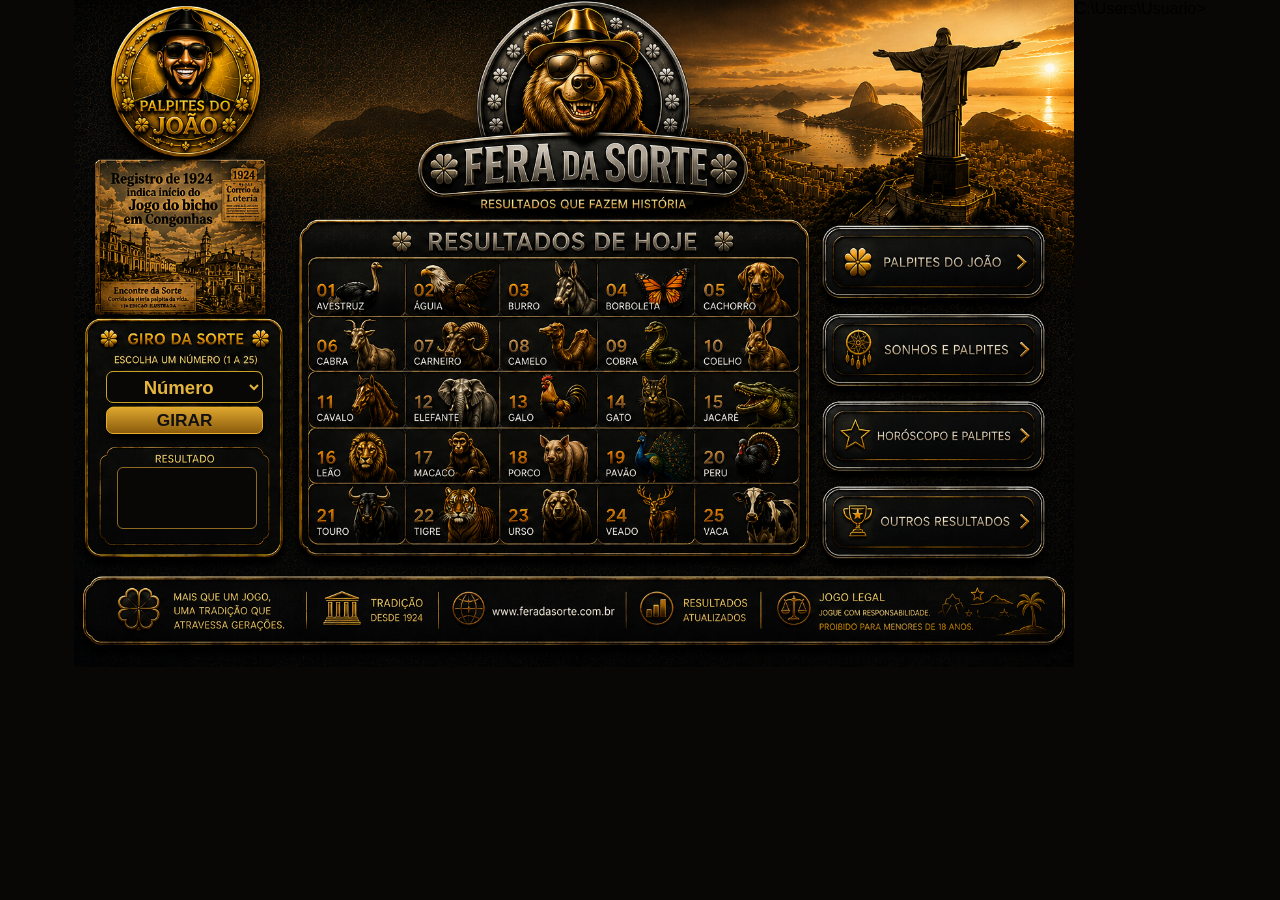
<file: index.html>
<!DOCTYPE html>
<html lang="pt-BR">
<head>
<meta charset="UTF-8">
<meta name="viewport" content="width=device-width, initial-scale=1.0, maximum-scale=1.0, user-scalable=no">
<title>Fera da Sorte</title>
<style>

* { box-sizing: border-box; margin: 0; padding: 0; }

    
body {
    background: #0a0a0a;
    display: flex;
    justify-content: center;
    align-items: center;
    min-height: 100vh;
    font-family: Arial, sans-serif;
}

.container {
    position: relative;
    width: 1000px;
    max-width: 100%;
}

.container img { width: 100%; display: block; }

/* Áreas invisíveis clicáveis no Computador */
.area-click {
    position: absolute;
    top: 35%;
    left: 34%;
    width: 28%;
    height: 5%;
    border: none; /* Apenas para debug, remova depois */
    cursor: pointer; z-index: 10;
}
/* =======================================================
   BOTÃO SONHOS E PALPITES
   ======================================================= */

.area-sonhos{

    position:absolute;

    top:48%;

    left:73%;

    width:22%;

    height:8.5%;

    border:none;

    cursor:pointer;

    z-index:15;

}
.area-palpite {
    position: absolute;
    top: 35%;
    left: 74%;
    width: 20%;
    height: 7%;
    border: none; /* Apenas para debug, remova depois */
    cursor: pointer; z-index: 10;

}
/* =======================================================
   BOTÃO OUTROS RESULTADOS
   ======================================================= */

.area-outros{

    position:absolute;

    top:73.2%;

    left:73%;

    width:22%;

    height:8.5%;

    cursor:pointer;

    z-index:15;

}

/* =======================================================
   MODAL CONSULTA
   ======================================================= */

.modal{

    display:none;

    position:fixed;

    top:0;

    left:0;

    width:100%;

    height:100%;

    background:rgba(0,0,0,.75);

    justify-content:center;

    align-items:center;

    z-index:9999;

}

.modal-box{

    background:#111;

    border:2px solid gold;

    border-radius:12px;

    width:360px;

    max-width:90%;

    padding:25px;

    text-align:center;

    color:white;

}

.modal-box h2{

    color:gold;

    margin-bottom:20px;

}

.modal-box input{

    width:100%;

    padding:12px;

    font-size:16px;

    border-radius:8px;

    border:none;

}

.modal-box button{

    margin-top:18px;

    padding:10px 20px;

    border:none;

    border-radius:8px;

    cursor:pointer;

    font-size:15px;

    margin-right:8px;

}

.btnConsultar{

    background:gold;

    color:black;

    font-weight:bold;

}

.btnCancelar{

    background:#b00000;

    color:white;

}

/* CAIXA DE RESULTADOS */

.tabela-box {
    position: absolute;
    top: 36%; left: 18%;
    width: 46%; height: 48%;
    background: rgba(10, 7, 2, 0.97);
    border: 2px solid #c9a227;
    border-radius: 12px;
    display: none;
    flex-direction: column;
    z-index: 20;
    padding: 10px;
    box-shadow: 0 0 24px rgba(201,162,39,0.4);
}

.botoes-filtro {
    display: flex; gap: 6px;
    justify-content: center;
    margin-bottom: 8px;
    flex-wrap: wrap;
}

.botoes-filtro button {
    background: #2a1f10; color: #c9a227;
    border: 1px solid #c9a227;
    padding: 5px 12px; border-radius: 6px;
    cursor: pointer; font-weight: bold;
    font-size: 11px; transition: 0.2s;
}

.botoes-filtro button:hover {
    background: #c9a227;
    color: #1a1008;
    transform: scale(1.05);
}

.btn-fechar {
    background: #7f1d1d !important;
    color: white !important;
    border-color: #ef4444 !important;
}

.btn-palpite-cel {
    display: none !important;
}

.cabecalho {
    display: grid;
    grid-template-columns: 1.2fr 1fr 0.8fr 1.1fr 1.1fr 0.6fr 1.6fr;
    text-align: center;
    color: #c9a227;
    font-weight: bold;
    font-size: 11px;
    border-bottom: 1px solid #c9a227;
    padding-bottom: 6px;
    margin-bottom: 6px;
}

.grid-resultados {
    overflow-y: auto;
    flex: 1;
    padding-right: 4px;
}

.grid-resultados::-webkit-scrollbar {
    width: 5px;
}

.grid-resultados::-webkit-scrollbar-thumb {
    background: #c9a227;
    border-radius: 4px;
}

.linha {
    display: grid;
    grid-template-columns: 1.2fr 1fr 0.8fr 1.1fr 1.1fr 0.6fr 1.6fr;
    text-align: center;
    padding: 6px 3px;
    margin-bottom: 4px;
    border-radius: 5px;
    font-size: 12px;
    color: white;
    border-left: 3px solid #c9a227;
    background: rgba(201,162,39,0.07);
    align-items: center;
    animation: fadeIn 0.3s;
}

@keyframes fadeIn {
    from { opacity: 0; transform: translateY(5px); }
    to   { opacity: 1; transform: translateY(0); }
}

.grupo-col {
    font-weight: bold;
    color: #c9a227;
}

.bicho-col {
    font-weight: bold;
    font-size: 13px;
}

.msg-status {
    text-align: center;
    color: #aaa;
    font-size: 13px;
    margin-top: 20px;
}

.msg-erro {
    color: #ef4444;
}

.titulo-data{

    background:#1a1a1a;

    color:#FFD700;

    border:2px solid #FFD700;

    padding:12px;

    margin:20px 0 10px 0;

    text-align:center;

    font-size:20px;

    font-weight:bold;

    border-radius:8px;

    letter-spacing:1px;

}
/* =========================================================
📱 MODO CELULAR (APP RESPONSIVO PROFISSIONAL)
   ========================================================= */

@media(max-width: 768px) {

    body {
        align-items: flex-start;
        padding: 0;
        margin: 0;
    }

    .container {
        width: 100%;
        min-height: 100vh;
    }

    .btn-fechar{
        display:none !important;
    }

    /* Tabela vira a tela inteira do App */
    .tabela-box {
        position: fixed;
        top: 0;
        left: 0;
        width: 100%;
        height: 100vh;
        border: none;
        border-radius: 0;
        background: #0a0a0a;
        display: none;
        padding: 10px 6px;
    }

    /* Cabeçalho falso que aparece apenas no celular */
    .tabela-box::before {
        content: 'FERA DA SORTE';
        display: block;
        text-align: center;
        color: #c9a227;
        font-size: 18px;
        font-weight: bold;
        padding: 15px 0 20px 0;
        text-shadow: 0 0 10px rgba(201,162,39,0.5);
    }

    /* Botões crescem e se adaptam aos dedos */
    .botoes-filtro {
        gap: 8px;
        margin-bottom: 15px;
    }

    .botoes-filtro button {
        padding: 10px 8px;
        font-size: 13px;
        flex: 1 1 30%;
    }

    /* Exibir botão especial do João no mobile */
    .btn-palpite-cel {
        display: inline-block !important;
        background: #b91c1c !important;
        color: white !important;
        border-color: #ef4444 !important;
        flex: 1 1 100% !important;
    }

    /* Textos saltam à vista */
    .cabecalho {
        font-size: 12px;
        padding-bottom: 8px;
    }

    .linha {
        font-size: 14px;
        padding: 12px 2px;
        margin-bottom: 6px;
    }

    .bicho-col {
        font-size: 15px;
    }

    .grid-resultados::-webkit-scrollbar {
        width: 0px;
    }
}

/* =======================================================
   OUTROS RESULTADOS — TABELA TEMPORÁRIA
   ======================================================= */

.tabela-box.historico .botoes-filtro,
.tabela-box.historico .cabecalho {
    display: none;
}

.tabela-box.historico .grid-resultados {
    padding-right: 4px;
}

.historico-titulo {
    background: #1a1a1a;
    color: #FFD700;
    border: 2px solid #FFD700;
    padding: 10px;
    margin: 4px 0 8px 0;
    text-align: center;
    font-size: 18px;
    font-weight: bold;
    border-radius: 8px;
}

.historico-subtitulo {
    color: white;
    text-align: center;
    font-size: 15px;
    font-weight: bold;
    margin: 4px 0 10px 0;
}

.historico-tabela-wrap {
    overflow-x: auto;
    margin-bottom: 16px;
}

.historico-tabela {
    width: 100%;
    border-collapse: collapse;
    color: white;
    font-size: 12px;
    text-align: center;
}

.historico-tabela th {
    background: #fffda0;
    color: #111;
    border: 1px solid #fff;
    padding: 6px 4px;
    font-weight: bold;
}

.historico-tabela td {
    background: rgba(255, 253, 160, 0.95);
    color: #111;
    border: 1px solid white;
    padding: 6px 4px;
}

.historico-fechar {
    display: block !important;
    width: 100%;
    margin-top: 8px;
}

@media(max-width: 768px) {

    .historico-tabela {
        font-size: 13px;
    }

    .historico-tabela th,
    .historico-tabela td {
        padding: 8px 4px;
        white-space: nowrap;
    }

    .historico-titulo {
        font-size: 17px;
    }
}


/* =======================================================
   GIRO DA SORTE — INTEGRAÇÃO
   ======================================================= */
*{box-sizing:border-box}
html,body{margin:0;padding:0;min-height:100%;background:#080706;font-family:Arial,sans-serif}
body{display:flex;justify-content:center;align-items:flex-start}
.giro-container{position:relative;width:100%;max-width:1536px;line-height:0}
.giro-container img{width:100%;height:auto;display:block}

.giro-campo{
position:absolute;top:55.65%;left:3.15%;width:15.75%;height:4.85%;z-index:20;
background:#080706;border:1.5px solid #c9a227;border-radius:7px;color:#e4b43c;
text-align:center;font-size:clamp(14px,1.45vw,22px);font-weight:bold;line-height:normal;
outline:none;cursor:pointer
}
.giro-campo:focus{border-color:#ffd34d;box-shadow:0 0 8px rgba(255,211,77,.55)}
.giro-botao{
position:absolute;top:61%;left:3.15%;width:15.75%;height:4.05%;z-index:20;
border:1.5px solid #e5ad29;border-radius:7px;background:linear-gradient(#dca52d,#8b5c0d);
color:#111;font-size:clamp(13px,1.35vw,21px);font-weight:bold;line-height:normal;
cursor:pointer;box-shadow:0 2px 6px rgba(0,0,0,.65)
}
.giro-botao:hover{filter:brightness(1.1)}
.giro-botao:disabled{opacity:.55;cursor:not-allowed}

.giro-resultado{
position:absolute;
top:70%;
left:4.25%;
width:14%;
height:9.4%;
z-index:20;
background:#080706;
border:1.5px solid #8e6b22;
border-radius:6px;color:#e4b43c;
display:flex;flex-direction:column;justify-content:center;align-items:center;text-align:center;
line-height:normal;pointer-events:none
}
.giro-resultado .numero{font-size:clamp(22px,2.6vw,40px);font-weight:bold}
.giro-resultado .bicho{font-size:clamp(11px,1.05vw,17px);color:#fff;margin-top:1px}
.giro-mensagem{
position:absolute;
top:81.0%;
left:3.0%;
width:16.2%;
height:3.0%;
z-index:21;
display:flex;
align-items:center;
justify-content:center;
text-align:center;
color:transparent;
font-size:clamp(11px,1.2vw,18px);
font-weight:bold;
line-height:normal;
pointer-events:none
}
.giro-mensagem.vitoria{color:#42e642;text-shadow:0 0 7px rgba(50,255,50,.45)}
.giro-mensagem.derrota{color:#ff6255;text-shadow:0 0 7px rgba(255,70,60,.35)}

.moldura-roleta{
position:absolute;
z-index:15;
pointer-events:none;
top:30%;
left:20%;
width:10%;
height:8.7%;
border:3px solid #ffd34d;
border-radius:7px;
box-shadow:0 0 5px #ffd34d,0 0 13px #e5a91f,inset 0 0 10px rgba(255,211,77,.28);
transition:top .04s linear,left .04s linear;opacity:0
}
.moldura-roleta.visivel{opacity:1}
.moldura-roleta.parada{box-shadow:0 0 7px #ffd34d,0 0 20px #ffb51b,inset 0 0 13px rgba(255,211,77,.38)}

.debug{border-color:red!important}

@media(max-width:768px){
.giro-container{width:100%}
.giro-campo{font-size:13px}.giro-botao{font-size:12px}
.giro-resultado .numero{font-size:25px}.giro-resultado .bicho{font-size:10px}
.giro-mensagem{font-size:10px}.moldura-roleta{border-width:2px}
}
</style>
</head>
<body>

<div class="container">

    
<img src="Giro_da_sorte.png" alt="Giro da Sorte">

<select id="giroCampo" class="giro-campo">
    <option value="">Número</option>
</select>

<button id="giroBotao" class="giro-botao" type="button">GIRAR</button>

<div id="giroResultado" class="giro-resultado">
    <div class="numero"></div>
    <div class="bicho"></div>
</div>

<div id="giroMensagem" class="giro-mensagem"></div>
<div id="molduraRoleta" class="moldura-roleta"></div>


    <div class="area-click" onclick="toggleResultados()"></div>

    <div class="area-palpite" onclick="abrirPalpites()"></div>

    <div class="area-outros" onclick="abrirOutrosResultados()"></div>

    <div class="area-sonhos" onclick="abrirSonhos()"></div>

    <div id="modalOutros" class="modal">
        <div class="modal-box">
            <h2>Outros Resultados</h2>
            <input
                id="dataConsulta"
                type="text"
                inputmode="numeric"
                maxlength="10"
                placeholder="DD-MM-AAAA"
                autocomplete="off"
            >
            <button class="btnConsultar" onclick="consultarOutrosResultados()">Consultar</button>
            <button class="btnCancelar" onclick="fecharModalOutros()">Cancelar</button>
        </div>
    </div>

    <div id="tabela" class="tabela-box">

        <div class="botoes-filtro">

            <button onclick="carregarResultados()">🔄 Todos</button>

            <button onclick="carregarResultados('09:30')">09:30</button>

            <button onclick="carregarResultados('11:30')">11:30</button>

            <button onclick="carregarResultados('14:30')">14:30</button>

            <button onclick="carregarResultados('16:30')">16:30</button>

            <button onclick="carregarResultados('18:30')">18:30</button>

            <button onclick="carregarResultados('20:00')">20:00</button>

            <button onclick="carregarResultados('21:30')">21:30</button>

            <!-- Botão especial do João visível só no celular -->

            <button
                class="btn-palpite-cel"
                onclick="abrirPalpites()">
                YouTube: Palpites do João
            </button>

            <!-- Botão fechar sumirá no celular -->

            <button
                class="btn-fechar"
                onclick="fecharTabela()">
                ✖ Fechar
            </button>

        </div>

        <div class="cabecalho">

            <div>Banca</div>
            <div>Hora</div>
            <div>Prêmio</div>
            <div>Milhar</div>
            <div>Centena</div>
            <div>Grupo</div>
            <div>Bicho</div>

        </div>

        <div id="lista-resultados" class="grid-resultados">

            <div class="msg-status">Carregando...</div>

        </div>

    </div>

</div>


<script>
/* =======================================================
   GIRO DA SORTE — FUNCIONALIDADE
   ======================================================= */
"use strict";

const bichos=[
"AVESTRUZ","ÁGUIA","BURRO","BORBOLETA","CACHORRO",
"CABRA","CARNEIRO","CAMELO","COBRA","COELHO",
"CAVALO","ELEFANTE","GALO","GATO","JACARÉ",
"LEÃO","MACACO","PORCO","PAVÃO","PERU",
"TOURO","TIGRE","URSO","VEADO","VACA"
];

const campo=document.getElementById("giroCampo");
const botao=document.getElementById("giroBotao");
const resultado=document.getElementById("giroResultado");
const mensagem=document.getElementById("giroMensagem");
const moldura=document.getElementById("molduraRoleta");

const casas=[
{top:38.7,left:23.4},{top:38.7,left:33.5},{top:38.7,left:43.6},{top:38.7,left:53.7},{top:38.7,left:63.8},
{top:47.5,left:23.4},{top:47.5,left:33.5},{top:47.5,left:43.6},{top:47.5,left:53.7},{top:47.5,left:63.8},
{top:56.3,left:23.4},{top:56.3,left:33.5},{top:56.3,left:43.6},{top:56.3,left:53.7},{top:56.3,left:63.8},
{top:65.1,left:23.4},{top:65.1,left:33.5},{top:65.1,left:43.6},{top:65.1,left:53.7},{top:65.1,left:63.8},
{top:73.9,left:23.4},{top:73.9,left:33.5},{top:73.9,left:43.6},{top:73.9,left:53.7},{top:73.9,left:63.8}
];

for(let i=1;i<=25;i++){
const option=document.createElement("option");
option.value=i;
option.textContent=String(i).padStart(2,"0");
campo.appendChild(option);
}

let audioContext=null;

function prepararAudio(){
if(!audioContext) audioContext=new(window.AudioContext||window.webkitAudioContext)();
if(audioContext.state==="suspended") audioContext.resume();
}

function somTec(){
if(!audioContext)return;
const agora=audioContext.currentTime;
const oscillator=audioContext.createOscillator();
const ganho=audioContext.createGain();
oscillator.type="square";
oscillator.frequency.setValueAtTime(1450,agora);
oscillator.frequency.exponentialRampToValueAtTime(620,agora+.035);
ganho.gain.setValueAtTime(.0001,agora);
ganho.gain.exponentialRampToValueAtTime(.18,agora+.003);
ganho.gain.exponentialRampToValueAtTime(.0001,agora+.045);
oscillator.connect(ganho);ganho.connect(audioContext.destination);
oscillator.start(agora);oscillator.stop(agora+.05);
}

function somVitoria(){
if(!audioContext)return;
const agora=audioContext.currentTime;
[523.25,659.25,783.99,1046.5].forEach((frequencia,indice)=>{
const oscillator=audioContext.createOscillator();
const ganho=audioContext.createGain();
const inicio=agora+indice*.13;
oscillator.type="sine";oscillator.frequency.setValueAtTime(frequencia,inicio);
ganho.gain.setValueAtTime(.0001,inicio);
ganho.gain.exponentialRampToValueAtTime(.20,inicio+.02);
ganho.gain.exponentialRampToValueAtTime(.0001,inicio+.28);
oscillator.connect(ganho);ganho.connect(audioContext.destination);
oscillator.start(inicio);oscillator.stop(inicio+.30);
});
}

function somTenteNovamente(){
if(!audioContext)return;
const agora=audioContext.currentTime;
[300,220].forEach((frequencia,indice)=>{
const oscillator=audioContext.createOscillator();
const ganho=audioContext.createGain();
const inicio=agora+indice*.18;
oscillator.type="sawtooth";oscillator.frequency.setValueAtTime(frequencia,inicio);
ganho.gain.setValueAtTime(.0001,inicio);
ganho.gain.exponentialRampToValueAtTime(.16,inicio+.02);
ganho.gain.exponentialRampToValueAtTime(.0001,inicio+.20);
oscillator.connect(ganho);ganho.connect(audioContext.destination);
oscillator.start(inicio);oscillator.stop(inicio+.22);
});
}

function esperar(ms){return new Promise(resolve=>setTimeout(resolve,ms))}

function embaralhar(array){
const copia=array.slice();
for(let i=copia.length-1;i>0;i--){
const j=Math.floor(Math.random()*(i+1));
[copia[i],copia[j]]=[copia[j],copia[i]];
}
return copia;
}

function posicionarMoldura(indice){
moldura.style.top=casas[indice].top+"%";
moldura.style.left=casas[indice].left+"%";
}

function mostrarResultado(numero){
resultado.querySelector(".numero").textContent=String(numero).padStart(2,"0");
resultado.querySelector(".bicho").textContent=bichos[numero-1];
}

async function girar(){
if(!campo.value){
mensagem.className="giro-mensagem derrota";
mensagem.textContent="ESCOLHA UM NÚMERO";
return;
}

prepararAudio();
botao.disabled=true;
campo.disabled=true;
mensagem.className="giro-mensagem";
mensagem.textContent="";
resultado.querySelector(".numero").textContent="";
resultado.querySelector(".bicho").textContent="";
moldura.classList.remove("parada");
moldura.classList.add("visivel");

const resultadoFinal=Math.floor(Math.random()*25)+1;
let percurso=[];

for(let rodada=0;rodada<5;rodada++){
percurso=percurso.concat(embaralhar(Array.from({length:25},(_,i)=>i)));
}

const ultima=embaralhar(Array.from({length:25},(_,i)=>i));
const posicaoFinal=ultima.indexOf(resultadoFinal-1);
percurso=percurso.concat(ultima.slice(0,posicaoFinal+1));

for(let i=0;i<percurso.length;i++){
posicionarMoldura(percurso[i]);
somTec();
const progresso=i/percurso.length;
const atraso=42+Math.pow(progresso,3.4)*245;
await esperar(atraso);
}

posicionarMoldura(resultadoFinal - 1);
moldura.classList.add("parada");

/* O resultado visual é exatamente a casa onde a moldura parou. */
mostrarResultado(resultadoFinal);

const escolhido=Number(campo.value);

if(escolhido===resultadoFinal){
mensagem.className="giro-mensagem vitoria";
mensagem.textContent="VOCÊ VENCEU!";
somVitoria();
}else{
mensagem.className="giro-mensagem derrota";
mensagem.textContent="TENTE NOVAMENTE!";
somTenteNovamente();
}

botao.disabled=false;
campo.disabled=false;
}

botao.addEventListener("click",girar);

/* Para ajuste das sobreposições: altere false para true. */
const debug=false;
if(debug){
campo.classList.add("debug");
botao.classList.add("debug");
resultado.classList.add("debug");
mensagem.classList.add("debug");
}
</script>

<script>

var EMOJI = {
    "Avestruz":"🦩",
    "Aguia":"🥩",
    "Burro":"🐴",
    "Borboleta":"🦋",
    "Cachorro":"🐶",
    "Cabra":"🐐",
    "Carneiro":"🐏",
    "Camelo":"🐫",
    "Cobra":"🐍",
    "Coelho":"🐇",
    "Cavalo":"🐎",
    "Elefante":"🐘",
    "Galo":"🐓",
    "Gato":"🐱",
    "Jacare":"🐊",
    "Leao":"🦁",
    "Macaco":"🐒",
    "Porco":"🐖",
    "Pavao":"🧊",
    "Peru":"🦃",
    "Touro":"🐂",
    "Tigre":"🐅",
    "Urso":"🐻",
    "Veado":"🦌",
    "Vaca":"🐄"
};

function getEmoji(bicho) {

    var b = (bicho || "").trim()
        .normalize("NFD")
        .replace(/[\u0300-\u036f]/g, "")
        .replace(/[^a-zA-Z]/g, "");

    b = b.charAt(0).toUpperCase() +
        b.slice(1).toLowerCase();

    return EMOJI[b] || "❓";
}

function abrirPalpites() {

    window.open(
        "https://www.youtube.com/channel/UCekfnO-XM6IAepw7gzwukWA",
        "_blank"
    );

}

function abrirSonhos(){

    window.open(
        "https://estreladasorte.site/auto-cadastro?ref1=MzAy&ref2=MzE=",
        "_blank"
    );

}

function fecharTabela() {

    document.getElementById("tabela").style.display = "none";

}

function toggleResultados() {

    var box = document.getElementById("tabela");

    if (box.style.display === "flex") {

        box.classList.remove("historico");

        box.style.display = "none";

        box.style.visibility = "hidden";

    } else {

        box.classList.remove("historico");

        box.style.display = "flex";

        box.style.visibility = "visible";

        carregarResultadosHoje();

    }

}

window.onload = function () {

    var box = document.getElementById("tabela");

    box.style.display = "none";

    box.style.visibility = "hidden";

    console.log("Página carregada. Resultados serão atualizados ao clicar em Resultados.");

}
function carregarResultados(filtro) {

    filtro = filtro || "";

    carregarResultadosHoje(filtro);

}

/* =======================================================
   RESULTADOS DE HOJE — TRILHA 1
   ======================================================= */

function carregarResultadosHoje(filtro) {

    filtro = filtro || "";

    var lista =
        document.getElementById("lista-resultados");

    lista.innerHTML =
        '<div class="msg-status">Atualizando resultados...</div>';

    fetch("https://desktop-8ni4hc3.tail3b04cc.ts.net/atualizar?t=" + Date.now(), {
        cache: "no-store"
    })
    .then(function(resposta) {

        if (!resposta.ok) {
            throw new Error(
                "Erro ao atualizar resultados: HTTP " +
                resposta.status
            );
        }

        return resposta.json();
    })
    .then(function(dados) {

        console.log("Resultados recebidos:", dados);

        if (
            !dados ||
            !dados.sucesso ||
            !Array.isArray(dados.resultados) ||
            dados.resultados.length === 0
        ) {
            lista.innerHTML =
                '<div class="msg-status msg-erro">' +
                'Nenhum resultado encontrado.' +
                '</div>';

            return;
        }

        var resultados = dados.resultados;

        var html = "";

        var total = 0;

        var ultimaData = resultados[0].Data || "";

        html +=
            '<div class="titulo-data">' +
            '📅 RESULTADOS DO DIA ' +
            ultimaData +
            '</div>';

        for (var i = 0; i < resultados.length; i++) {

            var r = resultados[i];

            var data = (r.Data || "").trim();

            if (data !== ultimaData)
                continue;

            var banca   = (r.Banca || "").trim();
            var hora    = (r.Horario || "").trim();
            var premio  = (r.Premio || "").trim();
            var milhar  = (r.Milhar || "").trim();
            var centena = (r.Centena || "").trim();
            var grupo   = (r.Grupo || "").trim().padStart(2, "0");
            var bicho   = (r.Bicho || "").trim();

            var emoji = getEmoji(bicho);

            if (filtro && hora !== filtro)
                continue;

            total++;

            html +=
                '<div class="linha">' +
                    '<div>' + banca + '</div>' +
                    '<div>' + hora + '</div>' +
                    '<div>' + premio + '</div>' +
                    '<div>' + milhar + '</div>' +
                    '<div>' + centena + '</div>' +
                    '<div class="grupo-col">' +
                        grupo +
                    '</div>' +
                    '<div class="bicho-col">' +
                        emoji + ' ' + bicho +
                    '</div>' +
                '</div>';
        }

        lista.innerHTML = total > 0
            ? html
            : '<div class="msg-status">' +
              'Sem resultados para hoje.' +
              '</div>';

    })
    .catch(function(e) {

        console.error(
            "Erro ao atualizar resultados:",
            e
        );

        lista.innerHTML =
            '<div class="msg-status msg-erro">' +
            'Erro ao atualizar os resultados.<br><br>' +
            '<small>' +
            (e && e.message ? e.message : e) +
            '</small>' +
            '</div>';

    });

}
function substituirNomeFeraDaSorte(texto) {
    return String(texto || "").replace(/Deu\\s+no\\s+Poste/gi, "Fera da Sorte");
}

function abrirOutrosResultados() {

    var modal = document.getElementById("modalOutros");
    var campo = document.getElementById("dataConsulta");

    modal.style.display = "flex";
    campo.value = "";
    campo.focus();
}

function fecharModalOutros() {

    document.getElementById("modalOutros").style.display = "none";
}

function consultarOutrosResultados() {

    var campo = document.getElementById("dataConsulta");

    if (!campo) {
        console.error("Campo de data da Trilha 2 não encontrado.");
        return;
    }

    var data = campo.value.trim();

    if (!data) {
        alert("Informe uma data no formato DD-MM-AAAA.");
        return;
    }

    var partes = data.split("-");

    if (
        partes.length !== 3 ||
        partes[0].length !== 2 ||
        partes[1].length !== 2 ||
        partes[2].length !== 4
    ) {
        alert("Informe a data no formato DD-MM-AAAA.");
        return;
    }
    var data = partes[0] + "/" + partes[1] + "/" + partes[2];

    var lista = document.getElementById("lista-resultados");

    lista.innerHTML =
        '<div class="msg-status">Consultando resultados de ' +
        data +
        '...</div>';

    var url =
    "https://desktop-8ni4hc3.tail3b04cc.ts.net/consultar?data=" +
    encodeURIComponent(data) +
    "&t=" +
    Date.now();

    console.log("Consultando Trilha 2:", url);

    fetch(url, {
        cache: "no-store"
    })
    .then(function(resposta) {

        if (!resposta.ok) {
            throw new Error(
                "Erro HTTP: " + resposta.status
            );
        }

        return resposta.json();
    })
    .then(function(dados) {

        console.log("Resposta da Trilha 2:", dados);

        if (
            !dados ||
            !dados.sucesso ||
            !Array.isArray(dados.resultados) ||
            dados.resultados.length === 0
        ) {

            lista.innerHTML =
                '<div class="msg-status msg-erro">' +
                'Nenhum resultado encontrado para ' +
                data +
                '.</div>';

            return;
        }

        fecharModalOutros();

        var html =
            '<div class="historico-titulo">' +
            'FERA DA SORTE — ' + data +
            '</div>';

        html +=
            '<div class="historico-tabela-wrap">' +
            '<table class="historico-tabela">' +
            '<thead><tr>' +
            '<th>Banca</th>' +
            '<th>Horário</th>' +
            '<th>Prêmio</th>' +
            '<th>Milhar</th>' +
            '<th>Centena</th>' +
            '<th>Grupo</th>' +
            '<th>Bicho</th>' +
            '</tr></thead><tbody>';

        for (var i = 0; i < dados.resultados.length; i++) {

            var r = dados.resultados[i];

            html +=
                '<tr>' +
                '<td>' + (r.Banca || "") + '</td>' +
                '<td>' + (r.Horario || "") + '</td>' +
                '<td>' + (r.Premio || "") + '</td>' +
                '<td>' + (r.Milhar || "") + '</td>' +
                '<td>' + (r.Centena || "") + '</td>' +
                '<td>' + (r.Grupo || "") + '</td>' +
                '<td>' +
                getEmoji(r.Bicho) +
                ' ' +
                (r.Bicho || "") +
                '</td>' +
                '</tr>';
        }

        html +=
            '</tbody></table>' +
            '</div>' +
            '<button class="btn-fechar historico-fechar" ' +
            'onclick="fecharOutrosResultados()">' +
            '✖ Fechar' +
            '</button>';

        lista.innerHTML = html;

        var box = document.getElementById("tabela");

        box.classList.add("historico");
        box.style.display = "flex";
        box.style.visibility = "visible";
    })
    .catch(function(erro) {

        console.error("Erro na Trilha 2:", erro);

        lista.innerHTML =
            '<div class="msg-status msg-erro">' +
            'Erro ao consultar os outros resultados.<br><br>' +
            '<small>' +
            (erro && erro.message ? erro.message : erro) +
            '</small>' +
            '</div>';
    });
}

function fecharOutrosResultados() {

    var box =
        document.getElementById("tabela");

    var lista =
        document.getElementById("lista-resultados");

    box.classList.remove("historico");

    box.style.display = "none";

    box.style.visibility = "hidden";

    /*
     * Limpa a tabela temporária.
     */

    lista.innerHTML =
        '<div class="msg-status">' +
        'Carregando...' +
        '</div>';

}
</script>

</body>
</html>
C:\Users\Usuario>
</file>
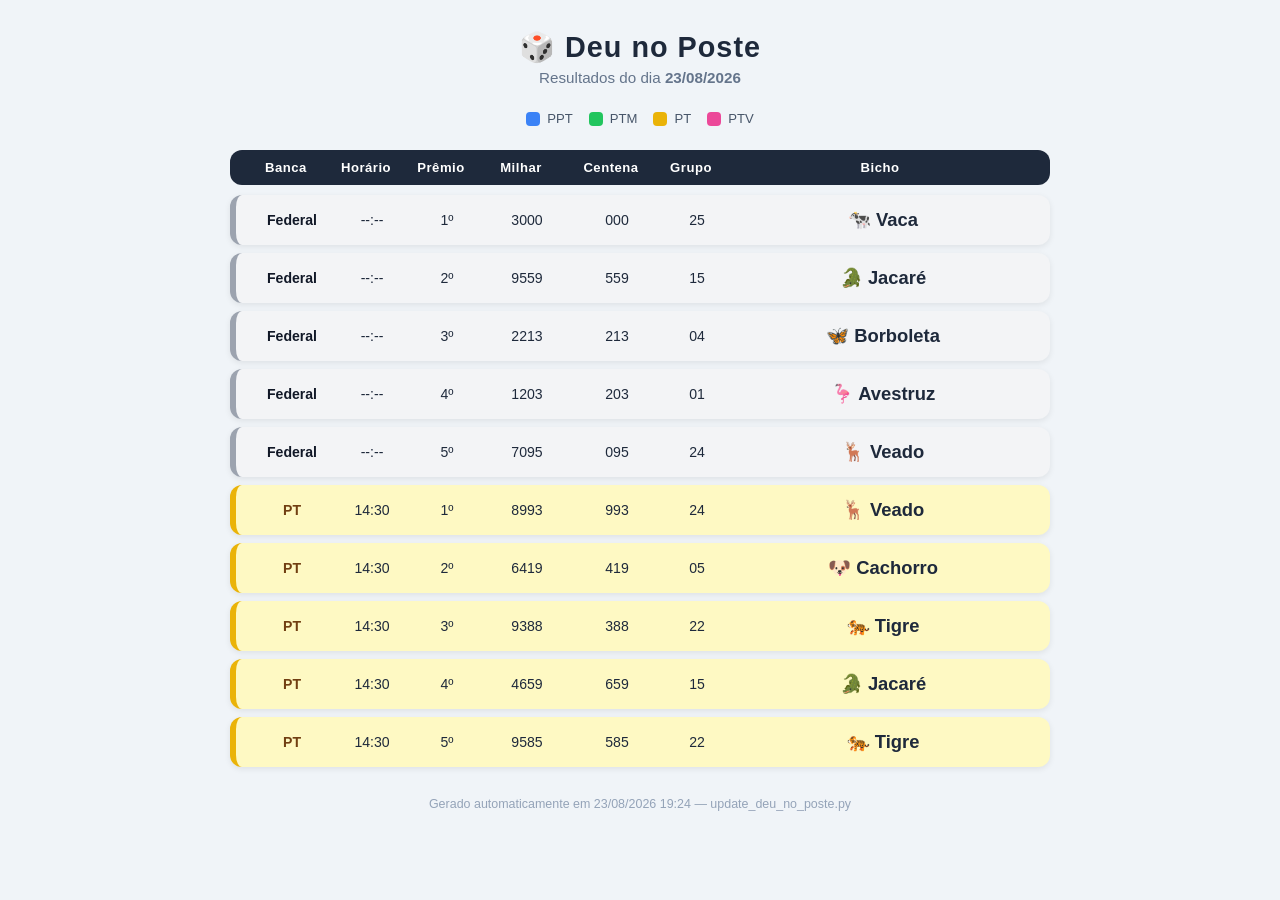
<file: resultado.html>
<!DOCTYPE html>
<html lang="pt-BR">
<head>
    <meta charset="UTF-8">
    <meta name="viewport" content="width=device-width, initial-scale=1.0">
    <title>FERA_DA_SORTE — 23/08/2026</title>
    <style>
        * { box-sizing: border-box; margin: 0; padding: 0; }

        body {
            font-family: Arial, sans-serif;
            background: #f0f4f8;
            padding: 30px 20px;
        }

        .topo {
            text-align: center;
            margin-bottom: 25px;
        }

        .topo h1 {
            font-size: 1.8rem;
            color: #1e293b;
            letter-spacing: 1px;
        }

        .topo p {
            font-size: 0.95rem;
            color: #64748b;
            margin-top: 5px;
        }

        .container {
            max-width: 820px;
            margin: 0 auto;
        }

        /* Cabeçalho */
        .cabecalho {
            display: grid;
            grid-template-columns: 80px 80px 70px 90px 90px 70px 1fr;
            background: #1e293b;
            color: #ffffff;
            border-radius: 12px;
            padding: 10px 16px;
            margin-bottom: 10px;
            text-align: center;
            font-size: 0.82rem;
            font-weight: bold;
            letter-spacing: 0.5px;
        }

        /* Cards de resultado - Efeito suave */
        .card {
            display: grid;
            grid-template-columns: 80px 80px 70px 90px 90px 70px 1fr;
            border-radius: 12px;
            padding: 10px 16px;
            margin-bottom: 8px;
            text-align: center;
            font-size: 0.88rem;
            align-items: center;
            box-shadow: 0 2px 6px rgba(0,0,0,0.08);
            transition: transform 0.15s;
            animation: fadeIn 0.4s ease-out forwards;
        }

        .card:hover { transform: scale(1.02); }

        @keyframes fadeIn {
            from { opacity: 0; transform: translateY(10px); }
            to { opacity: 1; transform: translateY(0); }
        }

        .cel { padding: 4px 2px; color: #1e293b; }

        .bicho-emoji {
            font-size: 1.15rem; /* Aumentado para mais destaque */
            font-weight: bold;
        }

        /* Legenda de cores */
        .legenda {
            display: flex;
            gap: 16px;
            justify-content: center;
            flex-wrap: wrap;
            margin: 20px auto 24px;
        }

        .legenda-item {
            display: flex;
            align-items: center;
            gap: 7px;
            font-size: 0.82rem;
            color: #475569;
        }

        .legenda-cor {
            width: 14px;
            height: 14px;
            border-radius: 4px;
        }

        /* Rodapé */
        .rodape {
            text-align: center;
            margin-top: 30px;
            font-size: 0.78rem;
            color: #94a3b8;
        }
    </style>
</head>
<body>

    <div class="topo">
        <h1>🎲 Deu no Poste</h1>
        <p>Resultados do dia <strong>23/08/2026</strong></p>
    </div>

    <div class="legenda">
        <div class="legenda-item">
            <div class="legenda-cor" style="background:#3b82f6;"></div> PPT
        </div>
        <div class="legenda-item">
            <div class="legenda-cor" style="background:#22c55e;"></div> PTM
        </div>
        <div class="legenda-item">
            <div class="legenda-cor" style="background:#eab308;"></div> PT
        </div>
        <div class="legenda-item">
            <div class="legenda-cor" style="background:#ec4899;"></div> PTV
        </div>
    </div>

    <div class="container">

        <div class="cabecalho">
            <div>Banca</div>
            <div>Horário</div>
            <div>Prêmio</div>
            <div>Milhar</div>
            <div>Centena</div>
            <div>Grupo</div>
            <div>Bicho</div>
        </div>

        
        <div class="card" style="background:#f3f4f6;border-left:6px solid #9ca3af;">
            <div class="cel" style="color:#111827;font-weight:bold;">Federal</div>
            <div class="cel">--:--</div>
            <div class="cel">1º</div>
            <div class="cel">3000</div>
            <div class="cel">000</div>
            <div class="cel">25</div>
            <div class="cel bicho-emoji">🐄 Vaca</div>
        </div>
        <div class="card" style="background:#f3f4f6;border-left:6px solid #9ca3af;">
            <div class="cel" style="color:#111827;font-weight:bold;">Federal</div>
            <div class="cel">--:--</div>
            <div class="cel">2º</div>
            <div class="cel">9559</div>
            <div class="cel">559</div>
            <div class="cel">15</div>
            <div class="cel bicho-emoji">🐊 Jacaré</div>
        </div>
        <div class="card" style="background:#f3f4f6;border-left:6px solid #9ca3af;">
            <div class="cel" style="color:#111827;font-weight:bold;">Federal</div>
            <div class="cel">--:--</div>
            <div class="cel">3º</div>
            <div class="cel">2213</div>
            <div class="cel">213</div>
            <div class="cel">04</div>
            <div class="cel bicho-emoji">🦋 Borboleta</div>
        </div>
        <div class="card" style="background:#f3f4f6;border-left:6px solid #9ca3af;">
            <div class="cel" style="color:#111827;font-weight:bold;">Federal</div>
            <div class="cel">--:--</div>
            <div class="cel">4º</div>
            <div class="cel">1203</div>
            <div class="cel">203</div>
            <div class="cel">01</div>
            <div class="cel bicho-emoji">🦩 Avestruz</div>
        </div>
        <div class="card" style="background:#f3f4f6;border-left:6px solid #9ca3af;">
            <div class="cel" style="color:#111827;font-weight:bold;">Federal</div>
            <div class="cel">--:--</div>
            <div class="cel">5º</div>
            <div class="cel">7095</div>
            <div class="cel">095</div>
            <div class="cel">24</div>
            <div class="cel bicho-emoji">🦌 Veado</div>
        </div>
        <div class="card" style="background:#fef9c3;border-left:6px solid #eab308;">
            <div class="cel" style="color:#713f12;font-weight:bold;">PT</div>
            <div class="cel">14:30</div>
            <div class="cel">1º</div>
            <div class="cel">8993</div>
            <div class="cel">993</div>
            <div class="cel">24</div>
            <div class="cel bicho-emoji">🦌 Veado</div>
        </div>
        <div class="card" style="background:#fef9c3;border-left:6px solid #eab308;">
            <div class="cel" style="color:#713f12;font-weight:bold;">PT</div>
            <div class="cel">14:30</div>
            <div class="cel">2º</div>
            <div class="cel">6419</div>
            <div class="cel">419</div>
            <div class="cel">05</div>
            <div class="cel bicho-emoji">🐶 Cachorro</div>
        </div>
        <div class="card" style="background:#fef9c3;border-left:6px solid #eab308;">
            <div class="cel" style="color:#713f12;font-weight:bold;">PT</div>
            <div class="cel">14:30</div>
            <div class="cel">3º</div>
            <div class="cel">9388</div>
            <div class="cel">388</div>
            <div class="cel">22</div>
            <div class="cel bicho-emoji">🐅 Tigre</div>
        </div>
        <div class="card" style="background:#fef9c3;border-left:6px solid #eab308;">
            <div class="cel" style="color:#713f12;font-weight:bold;">PT</div>
            <div class="cel">14:30</div>
            <div class="cel">4º</div>
            <div class="cel">4659</div>
            <div class="cel">659</div>
            <div class="cel">15</div>
            <div class="cel bicho-emoji">🐊 Jacaré</div>
        </div>
        <div class="card" style="background:#fef9c3;border-left:6px solid #eab308;">
            <div class="cel" style="color:#713f12;font-weight:bold;">PT</div>
            <div class="cel">14:30</div>
            <div class="cel">5º</div>
            <div class="cel">9585</div>
            <div class="cel">585</div>
            <div class="cel">22</div>
            <div class="cel bicho-emoji">🐅 Tigre</div>
        </div>

    </div>

    <div class="rodape">
        Gerado automaticamente em 23/08/2026 19:24
        — update_deu_no_poste.py
    </div>

</body>
</html>
</file>
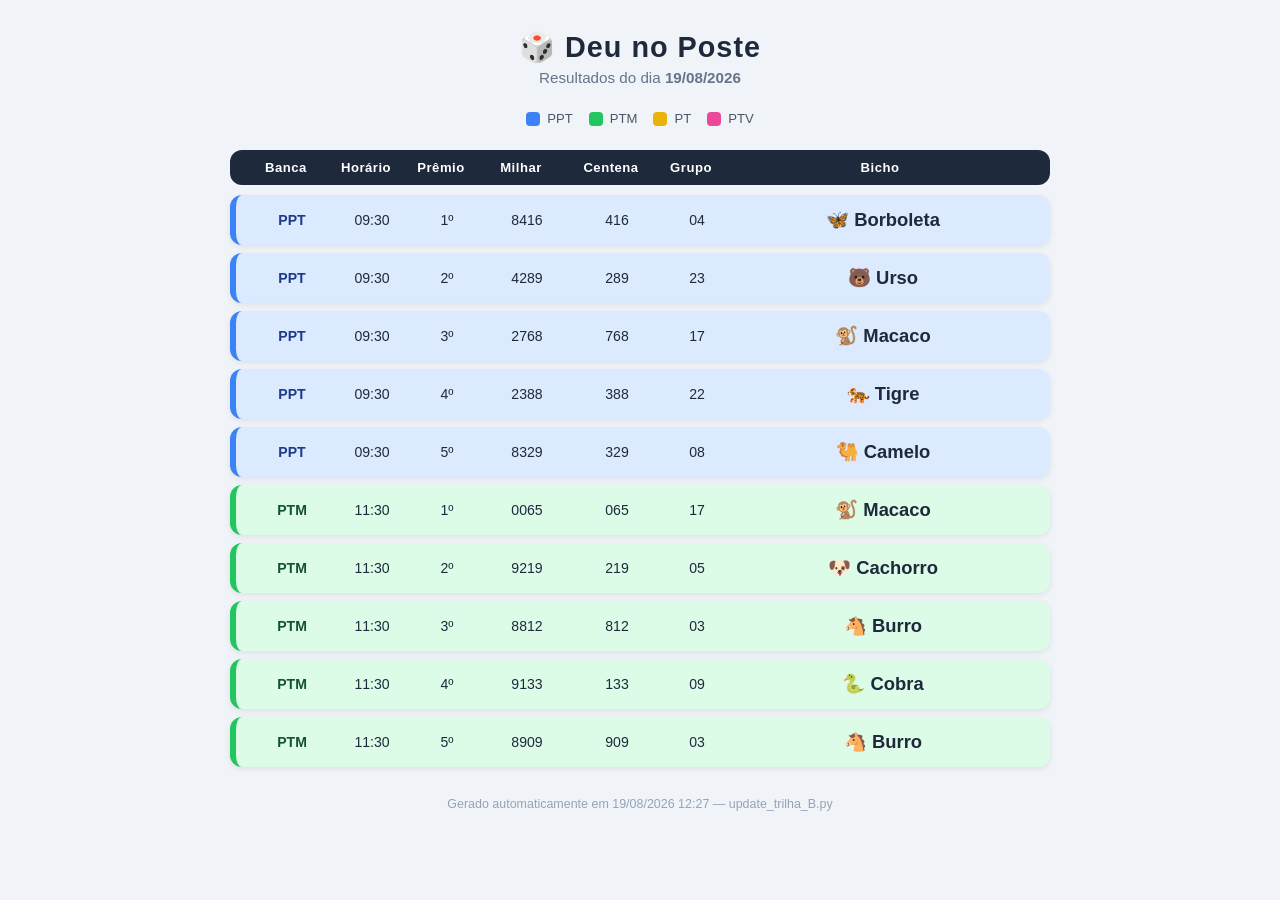
<file: resultado_trilha_B.html>
<!DOCTYPE html>
<html lang="pt-BR">
<head>
    <meta charset="UTF-8">
    <meta name="viewport" content="width=device-width, initial-scale=1.0">
    <title>FERA_DA_SORTE — 19/08/2026</title>
    <style>
        * { box-sizing: border-box; margin: 0; padding: 0; }

        body {
            font-family: Arial, sans-serif;
            background: #f0f4f8;
            padding: 30px 20px;
        }

        .topo {
            text-align: center;
            margin-bottom: 25px;
        }

        .topo h1 {
            font-size: 1.8rem;
            color: #1e293b;
            letter-spacing: 1px;
        }

        .topo p {
            font-size: 0.95rem;
            color: #64748b;
            margin-top: 5px;
        }

        .container {
            max-width: 820px;
            margin: 0 auto;
        }

        /* Cabeçalho */
        .cabecalho {
            display: grid;
            grid-template-columns: 80px 80px 70px 90px 90px 70px 1fr;
            background: #1e293b;
            color: #ffffff;
            border-radius: 12px;
            padding: 10px 16px;
            margin-bottom: 10px;
            text-align: center;
            font-size: 0.82rem;
            font-weight: bold;
            letter-spacing: 0.5px;
        }

        /* Cards de resultado - Efeito suave */
        .card {
            display: grid;
            grid-template-columns: 80px 80px 70px 90px 90px 70px 1fr;
            border-radius: 12px;
            padding: 10px 16px;
            margin-bottom: 8px;
            text-align: center;
            font-size: 0.88rem;
            align-items: center;
            box-shadow: 0 2px 6px rgba(0,0,0,0.08);
            transition: transform 0.15s;
            animation: fadeIn 0.4s ease-out forwards;
        }

        .card:hover { transform: scale(1.02); }

        @keyframes fadeIn {
            from { opacity: 0; transform: translateY(10px); }
            to { opacity: 1; transform: translateY(0); }
        }

        .cel { padding: 4px 2px; color: #1e293b; }

        .bicho-emoji {
            font-size: 1.15rem; /* Aumentado para mais destaque */
            font-weight: bold;
        }

        /* Legenda de cores */
        .legenda {
            display: flex;
            gap: 16px;
            justify-content: center;
            flex-wrap: wrap;
            margin: 20px auto 24px;
        }

        .legenda-item {
            display: flex;
            align-items: center;
            gap: 7px;
            font-size: 0.82rem;
            color: #475569;
        }

        .legenda-cor {
            width: 14px;
            height: 14px;
            border-radius: 4px;
        }

        /* Rodapé */
        .rodape {
            text-align: center;
            margin-top: 30px;
            font-size: 0.78rem;
            color: #94a3b8;
        }
    </style>
</head>
<body>

    <div class="topo">
        <h1>🎲 Deu no Poste</h1>
        <p>Resultados do dia <strong>19/08/2026</strong></p>
    </div>

    <div class="legenda">
        <div class="legenda-item">
            <div class="legenda-cor" style="background:#3b82f6;"></div> PPT
        </div>
        <div class="legenda-item">
            <div class="legenda-cor" style="background:#22c55e;"></div> PTM
        </div>
        <div class="legenda-item">
            <div class="legenda-cor" style="background:#eab308;"></div> PT
        </div>
        <div class="legenda-item">
            <div class="legenda-cor" style="background:#ec4899;"></div> PTV
        </div>
    </div>

    <div class="container">

        <div class="cabecalho">
            <div>Banca</div>
            <div>Horário</div>
            <div>Prêmio</div>
            <div>Milhar</div>
            <div>Centena</div>
            <div>Grupo</div>
            <div>Bicho</div>
        </div>

        
        <div class="card" style="background:#dbeafe;border-left:6px solid #3b82f6;">
            <div class="cel" style="color:#1e3a8a;font-weight:bold;">PPT</div>
            <div class="cel">09:30</div>
            <div class="cel">1º</div>
            <div class="cel">8416</div>
            <div class="cel">416</div>
            <div class="cel">04</div>
            <div class="cel bicho-emoji">🦋 Borboleta</div>
        </div>
        <div class="card" style="background:#dbeafe;border-left:6px solid #3b82f6;">
            <div class="cel" style="color:#1e3a8a;font-weight:bold;">PPT</div>
            <div class="cel">09:30</div>
            <div class="cel">2º</div>
            <div class="cel">4289</div>
            <div class="cel">289</div>
            <div class="cel">23</div>
            <div class="cel bicho-emoji">🐻 Urso</div>
        </div>
        <div class="card" style="background:#dbeafe;border-left:6px solid #3b82f6;">
            <div class="cel" style="color:#1e3a8a;font-weight:bold;">PPT</div>
            <div class="cel">09:30</div>
            <div class="cel">3º</div>
            <div class="cel">2768</div>
            <div class="cel">768</div>
            <div class="cel">17</div>
            <div class="cel bicho-emoji">🐒 Macaco</div>
        </div>
        <div class="card" style="background:#dbeafe;border-left:6px solid #3b82f6;">
            <div class="cel" style="color:#1e3a8a;font-weight:bold;">PPT</div>
            <div class="cel">09:30</div>
            <div class="cel">4º</div>
            <div class="cel">2388</div>
            <div class="cel">388</div>
            <div class="cel">22</div>
            <div class="cel bicho-emoji">🐅 Tigre</div>
        </div>
        <div class="card" style="background:#dbeafe;border-left:6px solid #3b82f6;">
            <div class="cel" style="color:#1e3a8a;font-weight:bold;">PPT</div>
            <div class="cel">09:30</div>
            <div class="cel">5º</div>
            <div class="cel">8329</div>
            <div class="cel">329</div>
            <div class="cel">08</div>
            <div class="cel bicho-emoji">🐫 Camelo</div>
        </div>
        <div class="card" style="background:#dcfce7;border-left:6px solid #22c55e;">
            <div class="cel" style="color:#14532d;font-weight:bold;">PTM</div>
            <div class="cel">11:30</div>
            <div class="cel">1º</div>
            <div class="cel">0065</div>
            <div class="cel">065</div>
            <div class="cel">17</div>
            <div class="cel bicho-emoji">🐒 Macaco</div>
        </div>
        <div class="card" style="background:#dcfce7;border-left:6px solid #22c55e;">
            <div class="cel" style="color:#14532d;font-weight:bold;">PTM</div>
            <div class="cel">11:30</div>
            <div class="cel">2º</div>
            <div class="cel">9219</div>
            <div class="cel">219</div>
            <div class="cel">05</div>
            <div class="cel bicho-emoji">🐶 Cachorro</div>
        </div>
        <div class="card" style="background:#dcfce7;border-left:6px solid #22c55e;">
            <div class="cel" style="color:#14532d;font-weight:bold;">PTM</div>
            <div class="cel">11:30</div>
            <div class="cel">3º</div>
            <div class="cel">8812</div>
            <div class="cel">812</div>
            <div class="cel">03</div>
            <div class="cel bicho-emoji">🐴 Burro</div>
        </div>
        <div class="card" style="background:#dcfce7;border-left:6px solid #22c55e;">
            <div class="cel" style="color:#14532d;font-weight:bold;">PTM</div>
            <div class="cel">11:30</div>
            <div class="cel">4º</div>
            <div class="cel">9133</div>
            <div class="cel">133</div>
            <div class="cel">09</div>
            <div class="cel bicho-emoji">🐍 Cobra</div>
        </div>
        <div class="card" style="background:#dcfce7;border-left:6px solid #22c55e;">
            <div class="cel" style="color:#14532d;font-weight:bold;">PTM</div>
            <div class="cel">11:30</div>
            <div class="cel">5º</div>
            <div class="cel">8909</div>
            <div class="cel">909</div>
            <div class="cel">03</div>
            <div class="cel bicho-emoji">🐴 Burro</div>
        </div>

    </div>

    <div class="rodape">
        Gerado automaticamente em 19/08/2026 12:27
        — update_trilha_B.py
    </div>

</body>
</html>
</file>
